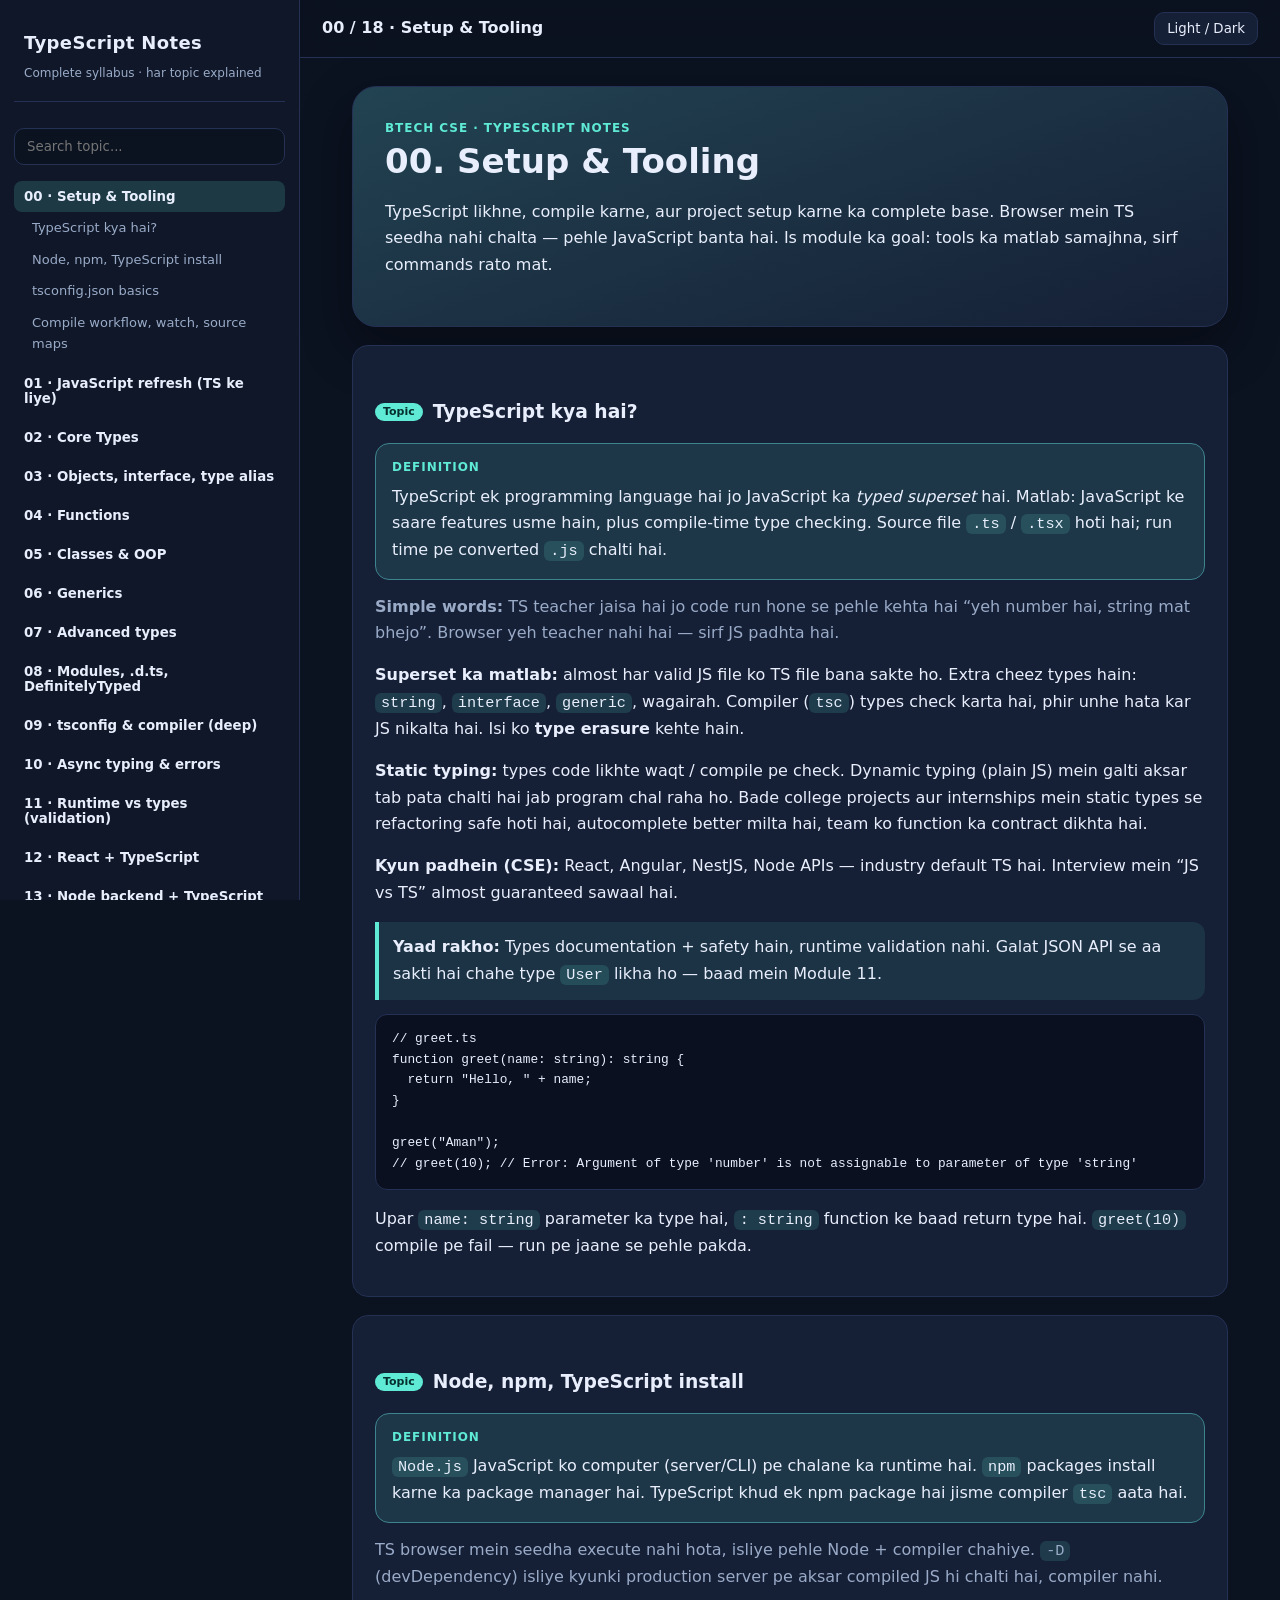
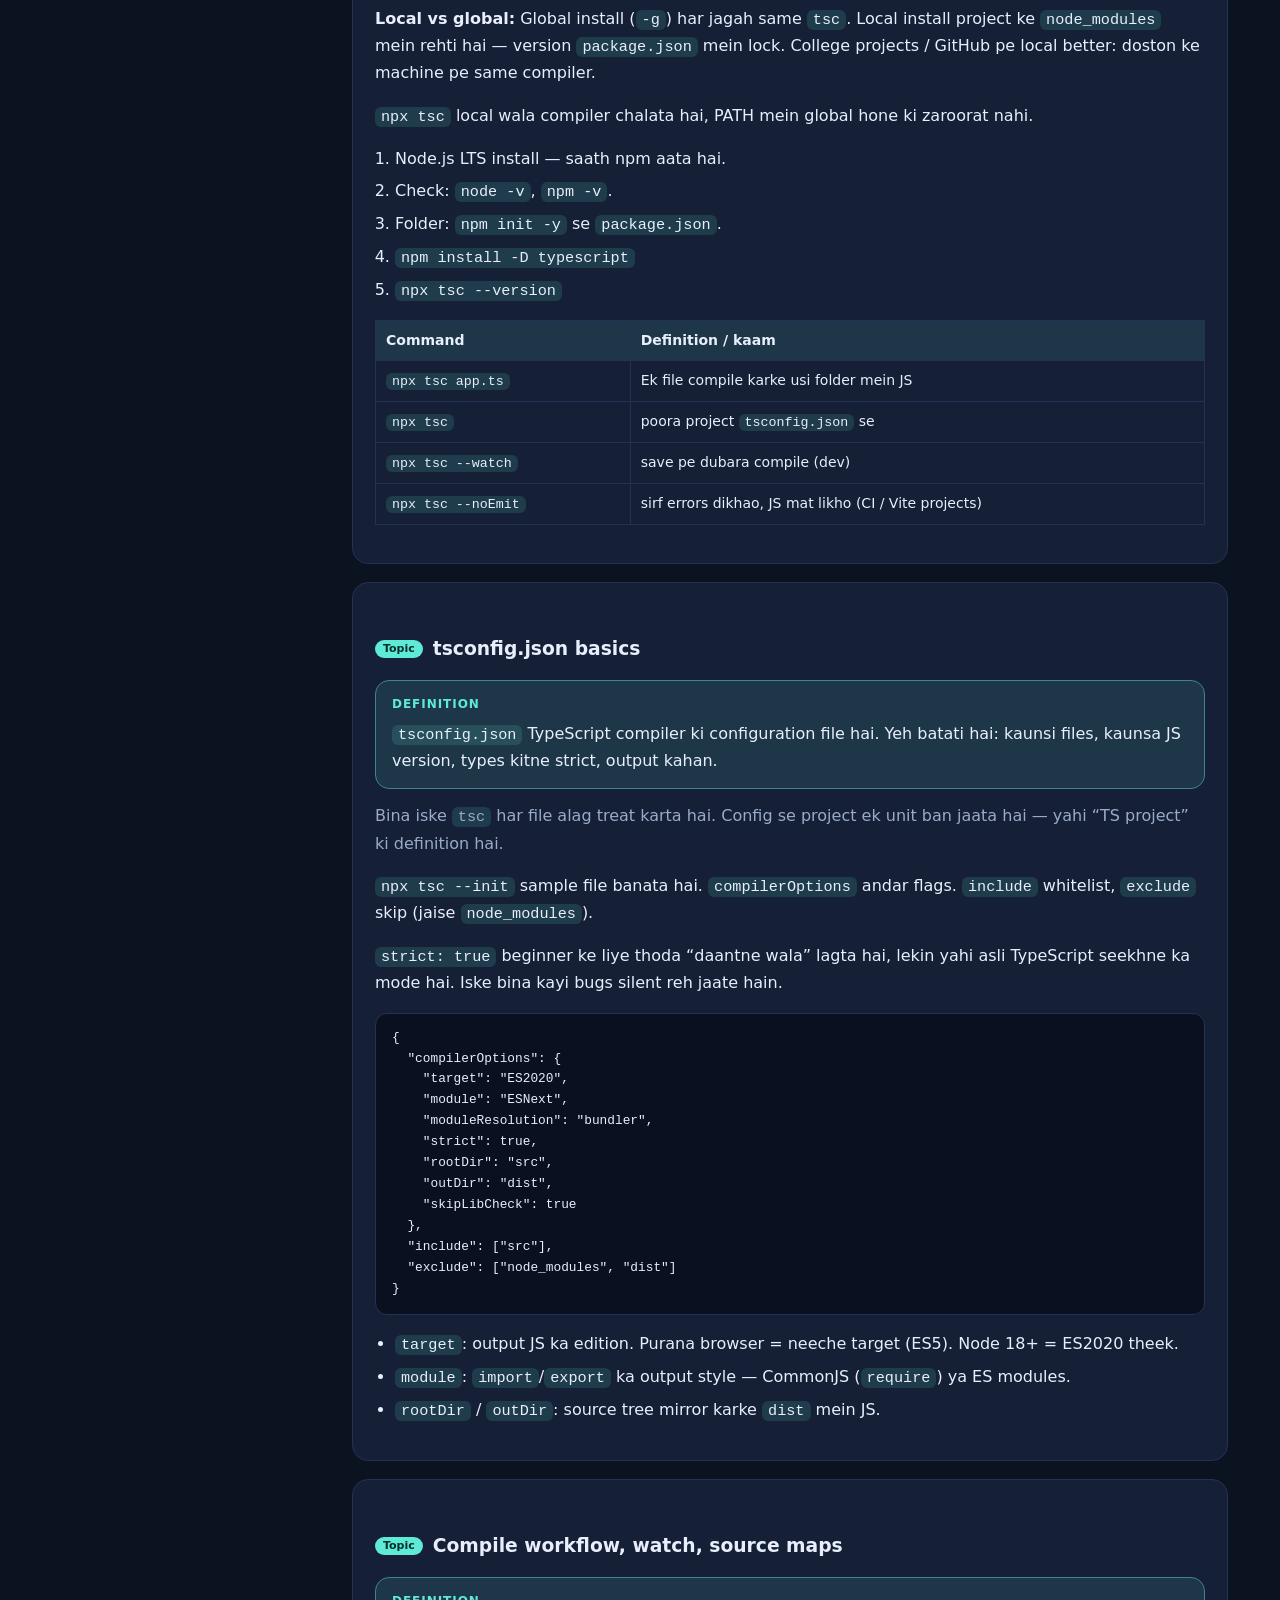
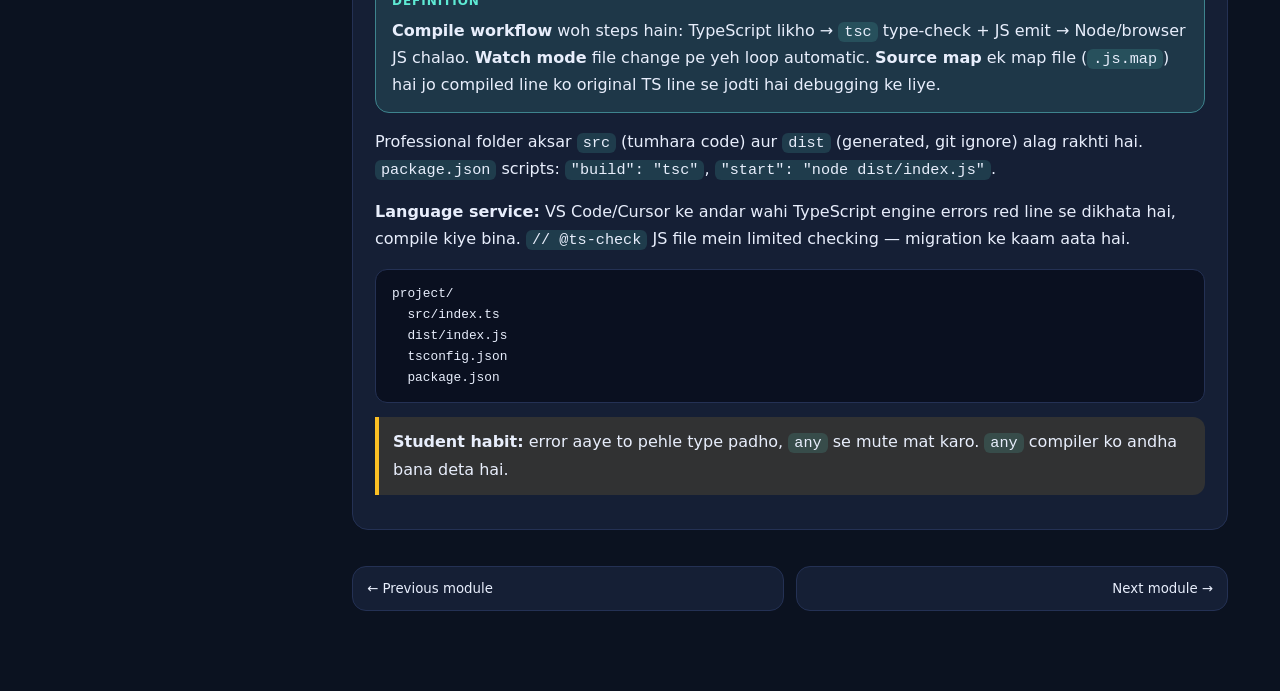
<file: index.html>
<!DOCTYPE html>
<html lang="hi">
<head>
  <meta charset="UTF-8" />
  <meta name="viewport" content="width=device-width, initial-scale=1.0" />
  <title>TypeScript Complete Notes | BTech CSE</title>
  <link rel="stylesheet" href="css/style.css" />
</head>
<body>
  <div class="app">
    <aside class="sidebar" id="sidebar">
      <div class="brand">
        <h1>TypeScript Notes</h1>
        <p>Complete syllabus · har topic explained</p>
      </div>
      <input class="search" id="search" type="search" placeholder="Search topic..." />
      <nav id="nav"></nav>
    </aside>
    <main class="main">
      <div class="topbar">
        <div class="topbar-left">
          <button class="icon-btn menu-btn" id="menuBtn" type="button">Menu</button>
          <strong id="crumb">Home</strong>
        </div>
        <button class="ghost" id="themeBtn" type="button">Light / Dark</button>
      </div>
      <div class="content" id="content"></div>
    </main>
  </div>
  <script src="js/notes-part1.js"></script>
  <script src="js/notes-part2.js"></script>
  <script src="js/notes-part3.js"></script>
  <script src="js/app.js"></script>
</body>
</html>
</file>
<file: css/style.css>
:root {
  --bg: #0b1220;
  --bg-2: #111a2e;
  --panel: #151f35;
  --border: #243154;
  --text: #e8eefc;
  --muted: #9aabc8;
  --accent: #5eead4;
  --accent-2: #fbbf24;
  --danger: #fb7185;
  --code-bg: #0a1020;
  --shadow: 0 20px 50px rgba(0, 0, 0, 0.35);
  --radius: 16px;
  --sidebar: 300px;
  --font: "Segoe UI", "Noto Sans", system-ui, sans-serif;
  --mono: "Cascadia Code", "Consolas", "Courier New", monospace;
}

[data-theme="light"] {
  --bg: #f4f7ff;
  --bg-2: #ffffff;
  --panel: #ffffff;
  --border: #d5def3;
  --text: #15203a;
  --muted: #4d5d7c;
  --accent: #0f766e;
  --accent-2: #b45309;
  --danger: #be123c;
  --code-bg: #eef3ff;
  --shadow: 0 16px 40px rgba(21, 32, 58, 0.08);
}

* { box-sizing: border-box; }
html { scroll-behavior: smooth; }
body {
  margin: 0;
  font-family: var(--font);
  background: radial-gradient(1200px 600px at 10% -10%, #163154 0%, transparent 50%), var(--bg);
  color: var(--text);
  line-height: 1.65;
}

button, input { font-family: inherit; }

.app {
  display: grid;
  grid-template-columns: var(--sidebar) 1fr;
  min-height: 100vh;
}

.sidebar {
  position: sticky;
  top: 0;
  height: 100vh;
  overflow: auto;
  background: color-mix(in srgb, var(--bg-2) 88%, black);
  border-right: 1px solid var(--border);
  padding: 20px 14px 32px;
}

.brand {
  padding: 8px 10px 18px;
  border-bottom: 1px solid var(--border);
  margin-bottom: 14px;
}
.brand h1 {
  margin: 0;
  font-size: 18px;
  letter-spacing: 0.02em;
}
.brand p {
  margin: 6px 0 0;
  color: var(--muted);
  font-size: 12px;
}

.search {
  width: 100%;
  margin: 12px 0 16px;
  padding: 10px 12px;
  border-radius: 10px;
  border: 1px solid var(--border);
  background: var(--bg);
  color: var(--text);
}

.nav-mod { margin-bottom: 8px; }
.nav-mod > button {
  width: 100%;
  text-align: left;
  background: transparent;
  color: var(--text);
  border: 0;
  padding: 8px 10px;
  border-radius: 8px;
  cursor: pointer;
  font-weight: 650;
}
.nav-mod > button:hover, .nav-mod > button.active {
  background: color-mix(in srgb, var(--accent) 16%, transparent);
}
.topics { display: none; padding-left: 8px; }
.nav-mod.open .topics { display: block; }
.topics a {
  display: block;
  color: var(--muted);
  text-decoration: none;
  font-size: 13px;
  padding: 5px 10px;
  border-radius: 8px;
}
.topics a:hover, .topics a.active { color: var(--accent); background: color-mix(in srgb, var(--accent) 10%, transparent); }

.main { min-width: 0; }
.topbar {
  position: sticky;
  top: 0;
  z-index: 5;
  display: flex;
  gap: 10px;
  align-items: center;
  justify-content: space-between;
  padding: 12px 22px;
  background: color-mix(in srgb, var(--bg) 82%, transparent);
  backdrop-filter: blur(12px);
  border-bottom: 1px solid var(--border);
}
.topbar-left { display: flex; gap: 10px; align-items: center; }
.icon-btn, .ghost {
  border: 1px solid var(--border);
  background: var(--panel);
  color: var(--text);
  border-radius: 10px;
  padding: 8px 12px;
  cursor: pointer;
}
.content {
  max-width: 920px;
  margin: 0 auto;
  padding: 28px 22px 80px;
}

.hero {
  background: linear-gradient(160deg, color-mix(in srgb, var(--accent) 18%, var(--panel)), var(--panel));
  border: 1px solid var(--border);
  border-radius: 24px;
  padding: 32px;
  box-shadow: var(--shadow);
}
.hero h2 { margin: 0 0 8px; font-size: 34px; }
.kicker {
  color: var(--accent);
  font-weight: 700;
  letter-spacing: 0.08em;
  text-transform: uppercase;
  font-size: 12px;
}

.card {
  background: var(--panel);
  border: 1px solid var(--border);
  border-radius: var(--radius);
  padding: 20px 22px;
  margin: 18px 0;
}
h2, h3, h4 { line-height: 1.3; }
h3 { margin-top: 34px; }
.topic-title {
  display: flex;
  align-items: center;
  gap: 10px;
  scroll-margin-top: 74px;
}
.badge {
  font-size: 11px;
  font-weight: 700;
  color: #042f2e;
  background: var(--accent);
  padding: 2px 8px;
  border-radius: 999px;
}

.def {
  border: 1px solid color-mix(in srgb, var(--accent) 45%, var(--border));
  background: color-mix(in srgb, var(--accent) 12%, var(--panel));
  padding: 14px 16px;
  border-radius: 14px;
  margin: 0 0 14px;
}
.def strong:first-child {
  display: block;
  color: var(--accent);
  font-size: 12px;
  letter-spacing: 0.08em;
  text-transform: uppercase;
  margin-bottom: 6px;
}
.why {
  color: var(--muted);
  margin: 0 0 12px;
}

.note, .warn, .tip {
  border-left: 4px solid var(--accent);
  background: color-mix(in srgb, var(--accent) 10%, var(--panel));
  padding: 12px 14px;
  border-radius: 0 12px 12px 0;
  margin: 14px 0;
}
.warn { border-left-color: var(--danger); background: color-mix(in srgb, var(--danger) 10%, var(--panel)); }
.tip { border-left-color: var(--accent-2); background: color-mix(in srgb, var(--accent-2) 12%, var(--panel)); }

pre {
  background: var(--code-bg);
  border: 1px solid var(--border);
  border-radius: 12px;
  padding: 14px 16px;
  overflow: auto;
  font-family: var(--mono);
  font-size: 13.5px;
  line-height: 1.55;
}
code { font-family: var(--mono); font-size: 0.95em; }
:not(pre) > code {
  background: color-mix(in srgb, var(--accent) 14%, transparent);
  padding: 1px 6px;
  border-radius: 6px;
}
ul, ol { padding-left: 20px; }
li { margin: 6px 0; }
table {
  width: 100%;
  border-collapse: collapse;
  margin: 12px 0 18px;
  font-size: 14px;
}
th, td {
  border: 1px solid var(--border);
  padding: 8px 10px;
  text-align: left;
  vertical-align: top;
}
th { background: color-mix(in srgb, var(--accent) 12%, var(--panel)); }

.pager {
  display: flex;
  justify-content: space-between;
  gap: 12px;
  margin-top: 36px;
}
.pager button {
  flex: 1;
  text-align: left;
  padding: 14px;
  border-radius: 14px;
  border: 1px solid var(--border);
  background: var(--panel);
  color: var(--text);
  cursor: pointer;
}
.pager button:last-child { text-align: right; }
.hidden { display: none !important; }
.menu-btn { display: none; }

@media (max-width: 900px) {
  .app { grid-template-columns: 1fr; }
  .sidebar {
    position: fixed;
    inset: 0 auto 0 0;
    width: min(86vw, 320px);
    transform: translateX(-110%);
    transition: transform 0.2s ease;
    z-index: 20;
  }
  .sidebar.open { transform: none; }
  .menu-btn { display: inline-flex; }
  .hero h2 { font-size: 26px; }
}
</file>
